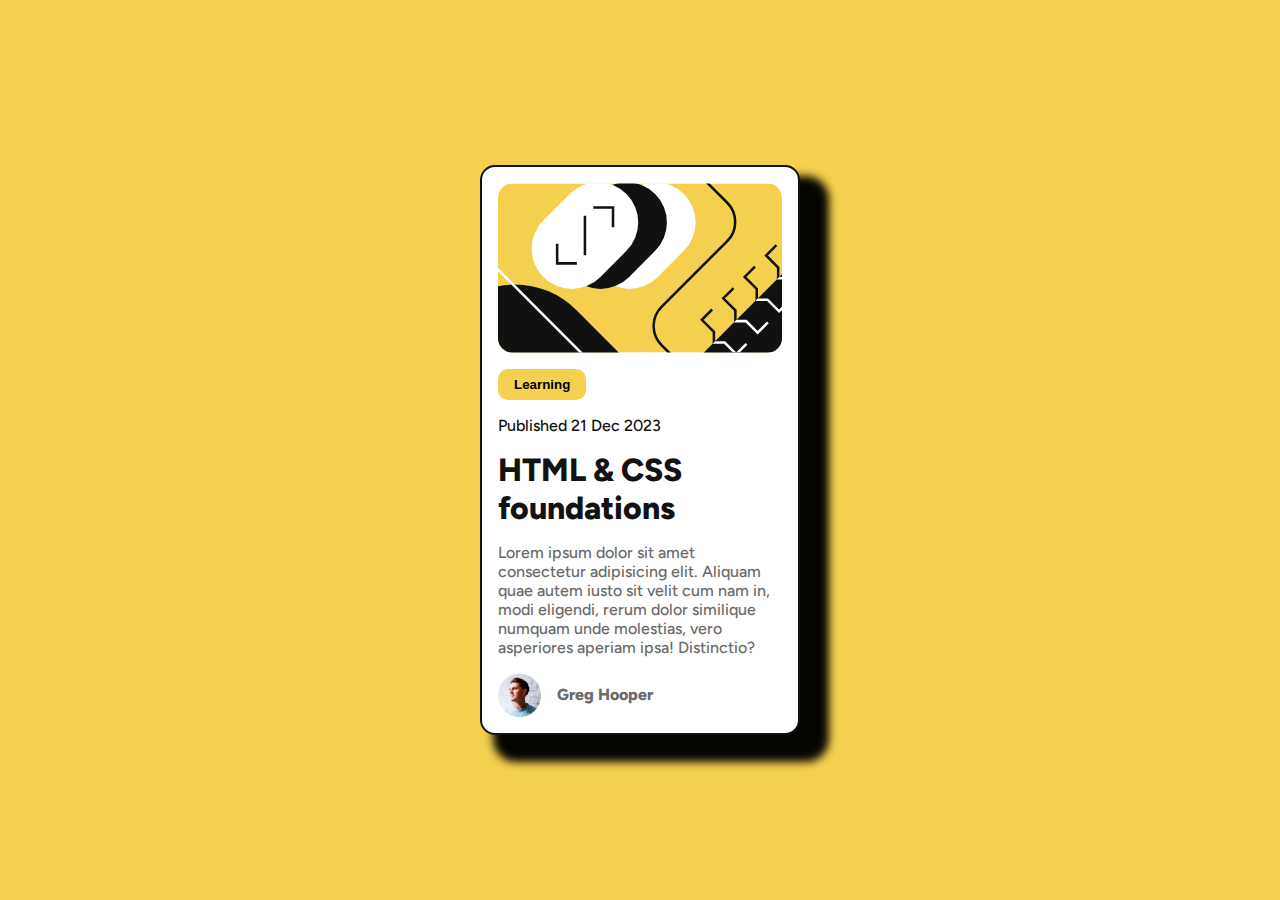
<file: index.html>
<!DOCTYPE html>
<html lang="en">

<head>
    <link rel="preconnect" href="https://fonts.googleapis.com">
    <link rel="preconnect" href="https://fonts.gstatic.com" crossorigin>
    <link href="https://fonts.googleapis.com/css2?family=Figtree:ital,wght@0,300..900;1,300..900&display=swap"
        rel="stylesheet">
    <link rel="stylesheet" href="./style.css">
    <meta charset="UTF-8">
    <meta name="viewport" content="width=device-width, initial-scale=1.0">
    <title>Yellow Blog II</title>
</head>

<body>
    <section class="card">
        <img src="./assets/images/illustration-article.svg" alt="the main article picture">
        <button class="btn">Learning</button>
        <div>Published 21 Dec 2023</div>
        <h1 class="bold">HTML & CSS foundations</h1>
        <p>Lorem ipsum dolor sit amet consectetur adipisicing elit. Aliquam quae autem iusto sit velit cum nam in, modi
            eligendi, rerum dolor similique numquam unde molestias, vero asperiores aperiam ipsa! Distinctio?</p>
        <div class="author">
            <img src="./assets/images/image-avatar.webp" alt="the author picture">
            <p>Greg Hooper</p>
        </div>
    </section>
</body>

</html>
</file>
<file: style.css>
* {
  margin: 0;
  padding: 0;
  box-sizing: border-box;
}
:root {
  --Yellow: hsl(47, 88%, 63%);
  --White: hsl(0, 0%, 100%);
  --Gray-500: hsl(0, 0%, 42%);
  --Gray-950: hsl(0, 0%, 7%);
  --fw-normal: 500;
  --fw-large: 800;
  --f-normal: 1rem;
  --f-large: 3rem;
}
body {
  height: 100vh;
  display: flex;
  justify-content: center;
  align-items: center;
  background-color: var(--Yellow);
  color: var(--Gray-950);
  font-family: "Figtree", sans-serif;
  font-optical-sizing: auto;
  font-weight: var(--fw-normal);
  font-size: var(--f-normal);
}
.card {
  background-color: var(--White);
  display: flex;
  flex-direction: column;
  gap: 1rem;
  max-width: 20rem;
  padding: 1rem;
  border: 2px solid;
  border-radius: 15px;
  -webkit-box-shadow: 21px 19px 8px 8px rgba(0, 0, 0, 0.98);
  box-shadow: 21px 19px 8px 8px rgba(0, 0, 0, 0.98);
}
.author {
  display: flex;
  gap: 1rem;
  align-items: center;
  font-weight: var(--fw-large);
}
.btn {
  border: none;
  background-color: var(--Yellow);
  width: min-content;
  border-radius: 10px;
  padding: 0.5rem 1rem;
  font-weight: var(--fw-large);
}
.card img {
  border-radius: 15px;
}
.author img {
  width: 15%;
}
.card p {
  color: var(--Gray-500);
}
.card h1 {
  font-weight: var(--fw-large);
  &:hover {
    cursor: pointer;
    color: var(--Yellow);
  }
}
</file>
